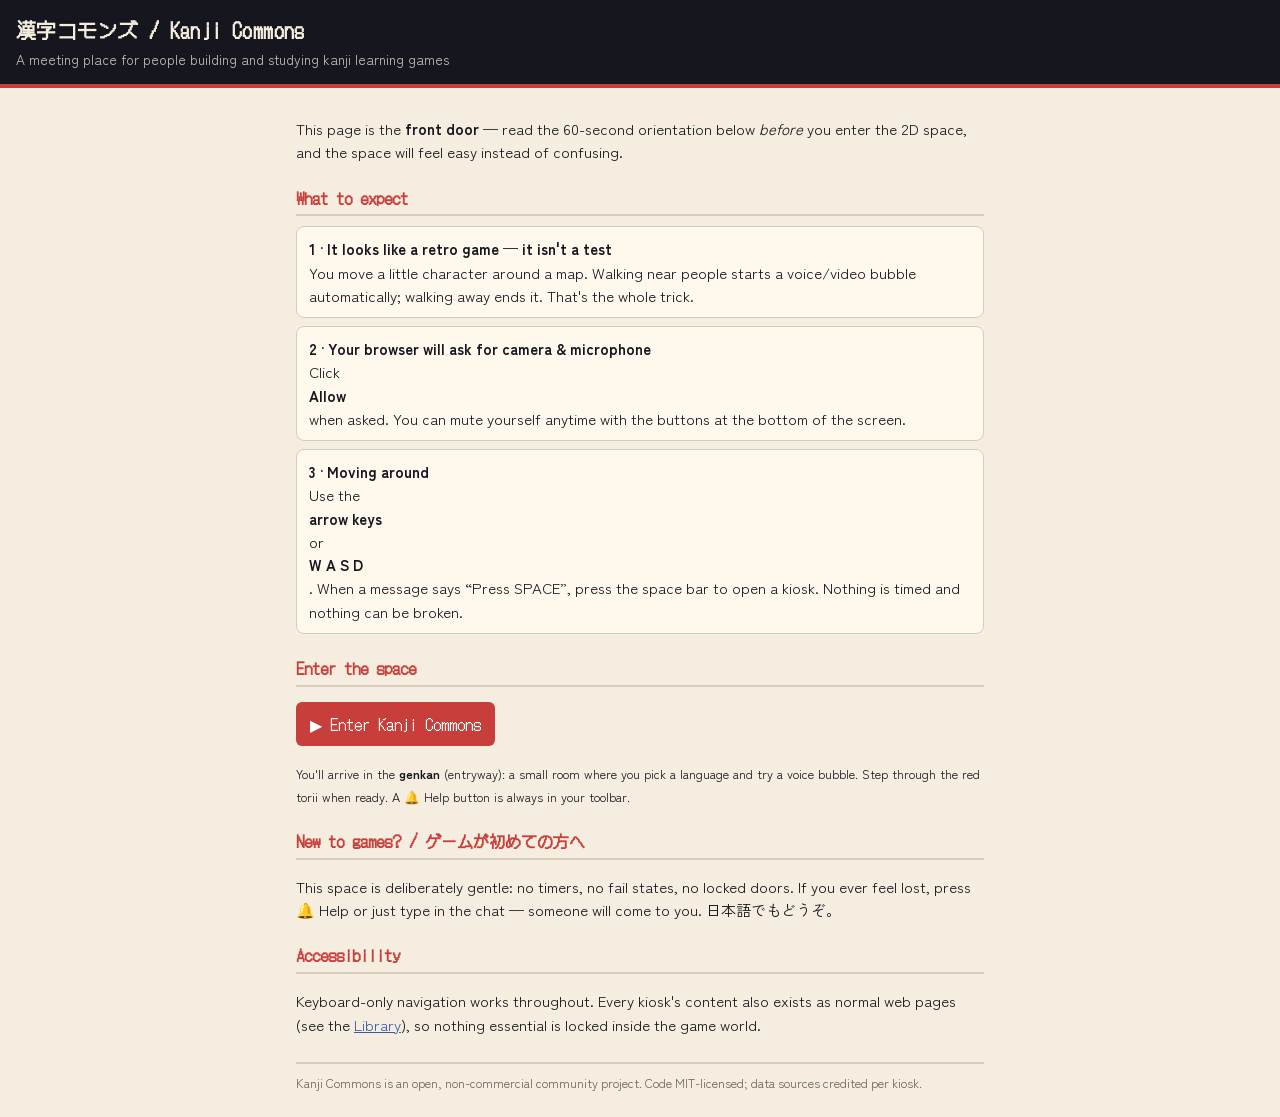
<file: web/index.html>
<!DOCTYPE html><html lang="en"><head><meta charset="utf-8">
<meta name="viewport" content="width=device-width,initial-scale=1">
<title>Kanji Commons — start here</title><link rel="stylesheet" href="style.css"></head><body>
<header class="kc"><h1>漢字コモンズ / Kanji Commons</h1>
<p>A meeting place for people building and studying kanji learning games</p></header>
<main>
<p>This page is the <b>front door</b> — read the 60-second orientation below <i>before</i> you enter the 2D space, and the space will feel easy instead of confusing.</p>
<h2>What to expect</h2>
<div class="card"><b>1 · It looks like a retro game — it isn't a test</b>
You move a little character around a map. Walking near people starts a voice/video bubble automatically; walking away ends it. That's the whole trick.</div>
<div class="card"><b>2 · Your browser will ask for camera &amp; microphone</b>
Click <b>Allow</b> when asked. You can mute yourself anytime with the buttons at the bottom of the screen.</div>
<div class="card"><b>3 · Moving around</b>
Use the <b>arrow keys</b> or <b>W A S D</b>. When a message says “Press SPACE”, press the space bar to open a kiosk. Nothing is timed and nothing can be broken.</div>
<h2>Enter the space</h2>
<p><a href="https://play.workadventu.re/_/global/DpenL.github.io/kanjiWorkAdv/maps/genkan.tmj" onclick="alert('Set PLAY_URL: replace this link with your play.workadventu.re map URL (see README).');return false"><button class="kc">▶ Enter Kanji Commons</button></a></p>
<p><small>You'll arrive in the <b>genkan</b> (entryway): a small room where you pick a language and try a voice bubble. Step through the red torii when ready. A 🔔 Help button is always in your toolbar.</small></p>
<h2>New to games? / ゲームが初めての方へ</h2>
<p>This space is deliberately gentle: no timers, no fail states, no locked doors. If you ever feel lost, press 🔔 Help or just type in the chat — someone will come to you. 日本語でもどうぞ。</p>
<h2>Accessibility</h2>
<p>Keyboard-only navigation works throughout. Every kiosk's content also exists as normal web pages (see the <a href="library.html">Library</a>), so nothing essential is locked inside the game world.</p>
<footer class="kc">Kanji Commons is an open, non-commercial community project. Code MIT-licensed; data sources credited per kiosk.</footer>
</main></body></html>
</file>
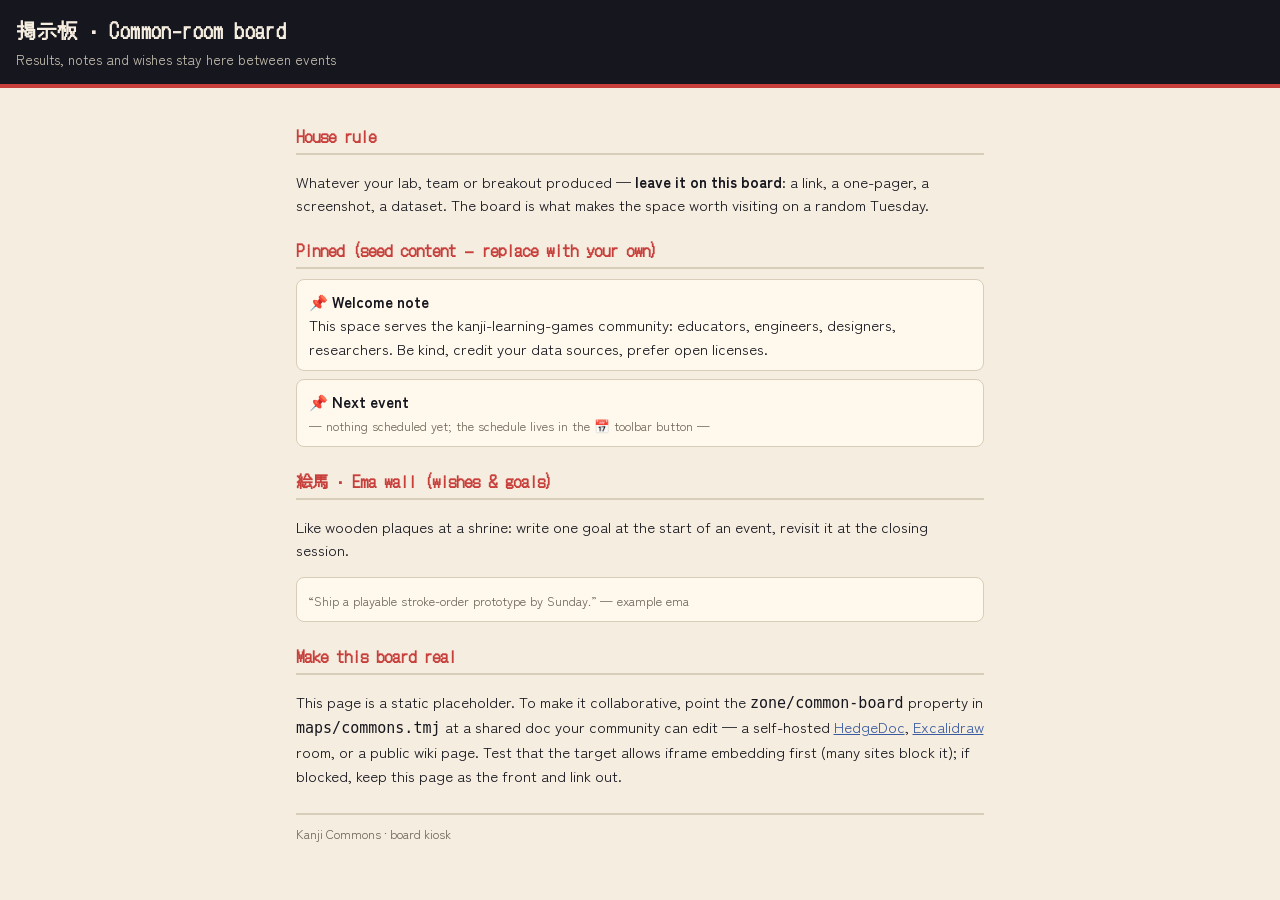
<file: web/board.html>
<!DOCTYPE html><html lang="en"><head><meta charset="utf-8">
<meta name="viewport" content="width=device-width,initial-scale=1">
<title>Common-room board</title><link rel="stylesheet" href="style.css"></head><body>
<header class="kc"><h1>掲示板 · Common-room board</h1><p>Results, notes and wishes stay here between events</p></header>
<main>
<h2>House rule</h2>
<p>Whatever your lab, team or breakout produced — <b>leave it on this board</b>: a link, a one-pager, a screenshot, a dataset. The board is what makes the space worth visiting on a random Tuesday.</p>
<h2>Pinned (seed content — replace with your own)</h2>
<div class="card"><b>📌 Welcome note</b>This space serves the kanji-learning-games community: educators, engineers, designers, researchers. Be kind, credit your data sources, prefer open licenses.</div>
<div class="card"><b>📌 Next event</b><small>— nothing scheduled yet; the schedule lives in the 📅 toolbar button —</small></div>
<h2>絵馬 · Ema wall (wishes &amp; goals)</h2>
<p>Like wooden plaques at a shrine: write one goal at the start of an event, revisit it at the closing session.</p>
<div class="card"><small>“Ship a playable stroke-order prototype by Sunday.” — example ema</small></div>
<h2>Make this board real</h2>
<p>This page is a static placeholder. To make it collaborative, point the <code>zone/common-board</code> property in <code>maps/commons.tmj</code> at a shared doc your community can edit — a self-hosted <a href="https://hedgedoc.org">HedgeDoc</a>, <a href="https://github.com/excalidraw/excalidraw">Excalidraw</a> room, or a public wiki page. Test that the target allows iframe embedding first (many sites block it); if blocked, keep this page as the front and link out.</p>
<footer class="kc">Kanji Commons · board kiosk</footer>
</main></body></html>
</file>
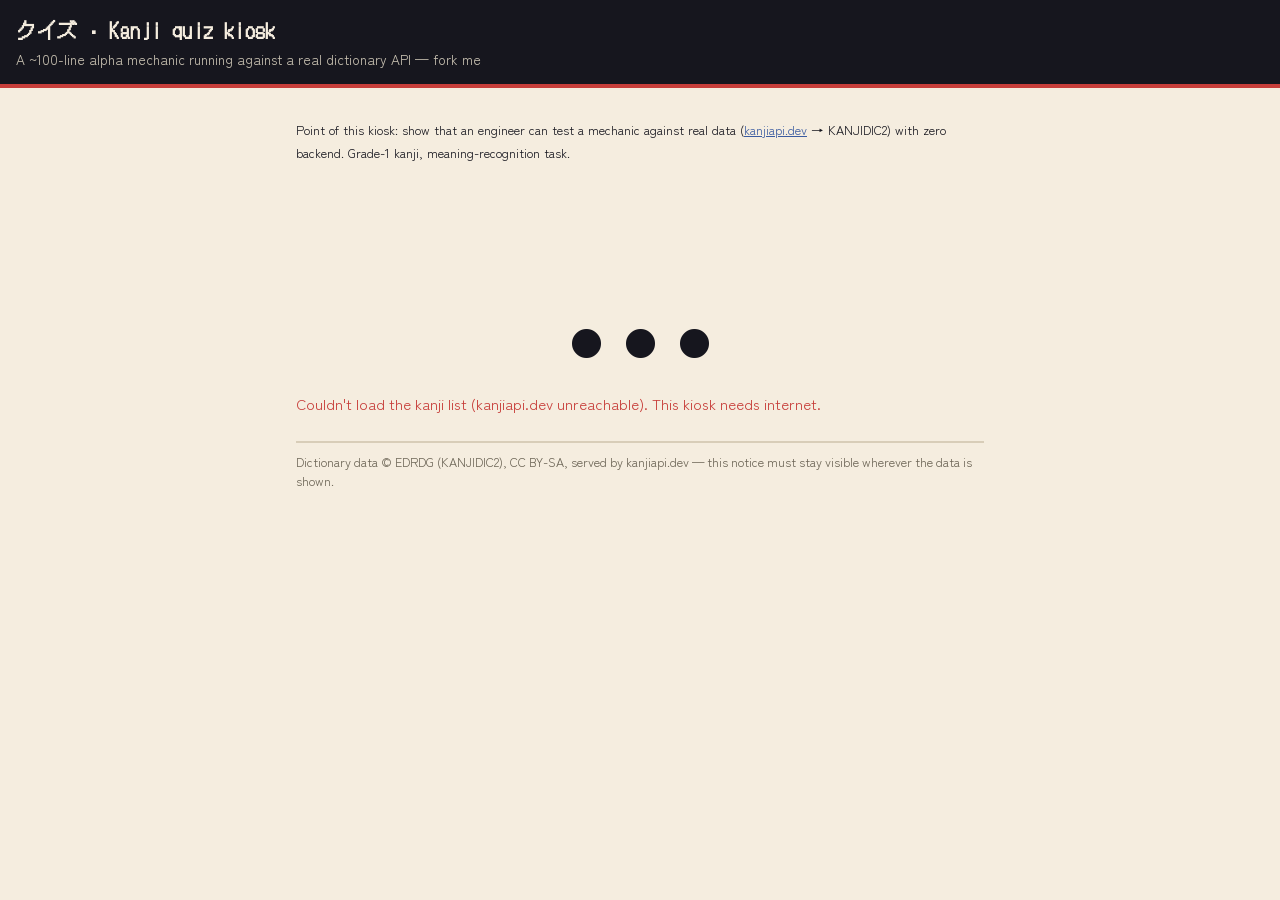
<file: web/kanji-quiz.html>
<!DOCTYPE html><html lang="en"><head><meta charset="utf-8">
<meta name="viewport" content="width=device-width,initial-scale=1">
<title>Kanji quiz — live API demo</title><link rel="stylesheet" href="style.css"></head><body>
<header class="kc"><h1>クイズ · Kanji quiz kiosk</h1><p>A ~100-line alpha mechanic running against a real dictionary API — fork me</p></header>
<main>
<p><small>Point of this kiosk: show that an engineer can test a mechanic against real data (<a href="https://kanjiapi.dev">kanjiapi.dev</a> → KANJIDIC2) with zero backend. Grade-1 kanji, meaning-recognition task.</small></p>
<div class="big" id="kanji">…</div>
<div class="grid2" id="options"></div>
<p id="status">Loading kanji list…</p>
<p><button class="kc" id="next" style="display:none">Next ▶</button>
<span id="score" style="font-family:'DotGothic16',monospace"></span></p>
<footer class="kc">Dictionary data © EDRDG (KANJIDIC2), CC BY-SA, served by kanjiapi.dev — this notice must stay visible wherever the data is shown.</footer>
</main>
<script>
var API="https://kanjiapi.dev/v1", pool=[], score=0, streak=0, locked=false;
var $=function(id){return document.getElementById(id)};
function setStatus(m,cls){var s=$("status");s.textContent=m;s.className=cls||""}
function shuffle(a){for(var i=a.length-1;i>0;i--){var j=Math.floor(Math.random()*(i+1)),t=a[i];a[i]=a[j];a[j]=t}return a}
function pick(n){var c=pool.slice();shuffle(c);return c.slice(0,n)}
function round(){
  locked=false;$("next").style.display="none";$("options").innerHTML="";$("kanji").textContent="…";
  var four=pick(4);
  Promise.all(four.map(function(k){return fetch(API+"/kanji/"+encodeURIComponent(k)).then(function(r){if(!r.ok)throw 0;return r.json()})}))
  .then(function(ds){
    var correct=ds[0];$("kanji").textContent=correct.kanji;
    setStatus("Which meaning fits? どの意味？");
    shuffle(ds).forEach(function(d){
      var b=document.createElement("button");b.className="kc";b.style.background=d===correct?"":"";
      b.textContent=(d.meanings&&d.meanings[0])||"?";
      b.onclick=function(){
        if(locked)return;locked=true;
        if(d===correct){score++;streak++;setStatus("✔ "+correct.kanji+" — "+correct.meanings.slice(0,3).join(", ")+" · kun: "+(correct.kun_readings||[]).slice(0,2).join("、")+" · on: "+(correct.on_readings||[]).slice(0,2).join("、"),"ok")}
        else{streak=0;setStatus("✘ It was “"+correct.meanings[0]+"”. This one means “"+(d.meanings&&d.meanings[0])+"”.","bad")}
        $("score").textContent="score "+score+" · streak "+streak;
        $("next").style.display="inline-block";
      };
      $("options").appendChild(b);
    });
  })
  .catch(function(){setStatus("Couldn't reach kanjiapi.dev — check your connection and reload.","bad")});
}
$("next").onclick=round;
fetch(API+"/kanji/grade-1").then(function(r){if(!r.ok)throw 0;return r.json()})
.then(function(list){pool=list;round()})
.catch(function(){setStatus("Couldn't load the kanji list (kanjiapi.dev unreachable). This kiosk needs internet.","bad")});
</script></body></html>
</file>
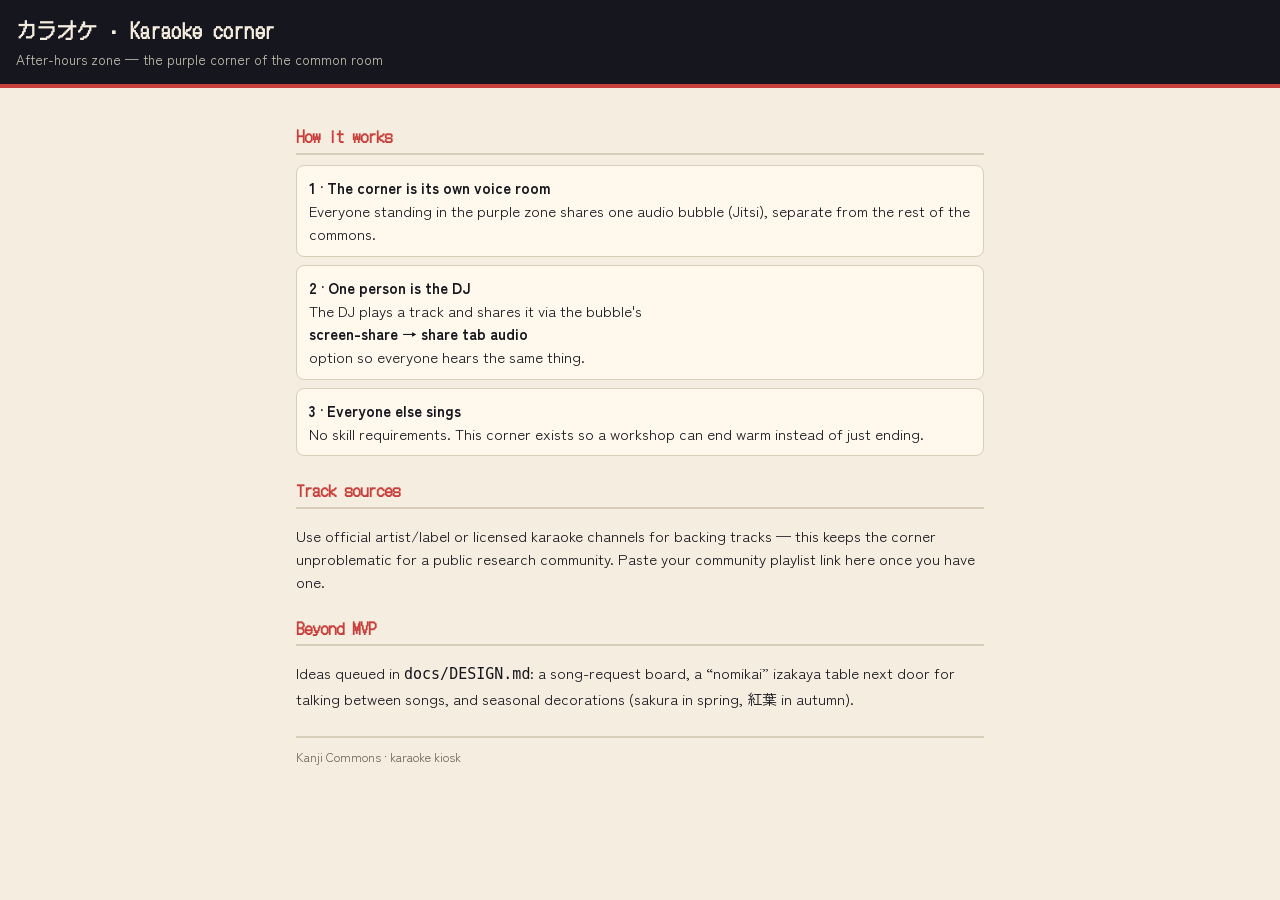
<file: web/karaoke.html>
<!DOCTYPE html><html lang="en"><head><meta charset="utf-8">
<meta name="viewport" content="width=device-width,initial-scale=1">
<title>Karaoke corner</title><link rel="stylesheet" href="style.css"></head><body>
<header class="kc"><h1>カラオケ · Karaoke corner</h1><p>After-hours zone — the purple corner of the common room</p></header>
<main>
<h2>How it works</h2>
<div class="card"><b>1 · The corner is its own voice room</b>Everyone standing in the purple zone shares one audio bubble (Jitsi), separate from the rest of the commons.</div>
<div class="card"><b>2 · One person is the DJ</b>The DJ plays a track and shares it via the bubble's <b>screen-share → share tab audio</b> option so everyone hears the same thing.</div>
<div class="card"><b>3 · Everyone else sings</b>No skill requirements. This corner exists so a workshop can end warm instead of just ending.</div>
<h2>Track sources</h2>
<p>Use official artist/label or licensed karaoke channels for backing tracks — this keeps the corner unproblematic for a public research community. Paste your community playlist link here once you have one.</p>
<h2>Beyond MVP</h2>
<p>Ideas queued in <code>docs/DESIGN.md</code>: a song-request board, a “nomikai” izakaya table next door for talking between songs, and seasonal decorations (sakura in spring, 紅葉 in autumn).</p>
<footer class="kc">Kanji Commons · karaoke kiosk</footer>
</main></body></html>
</file>
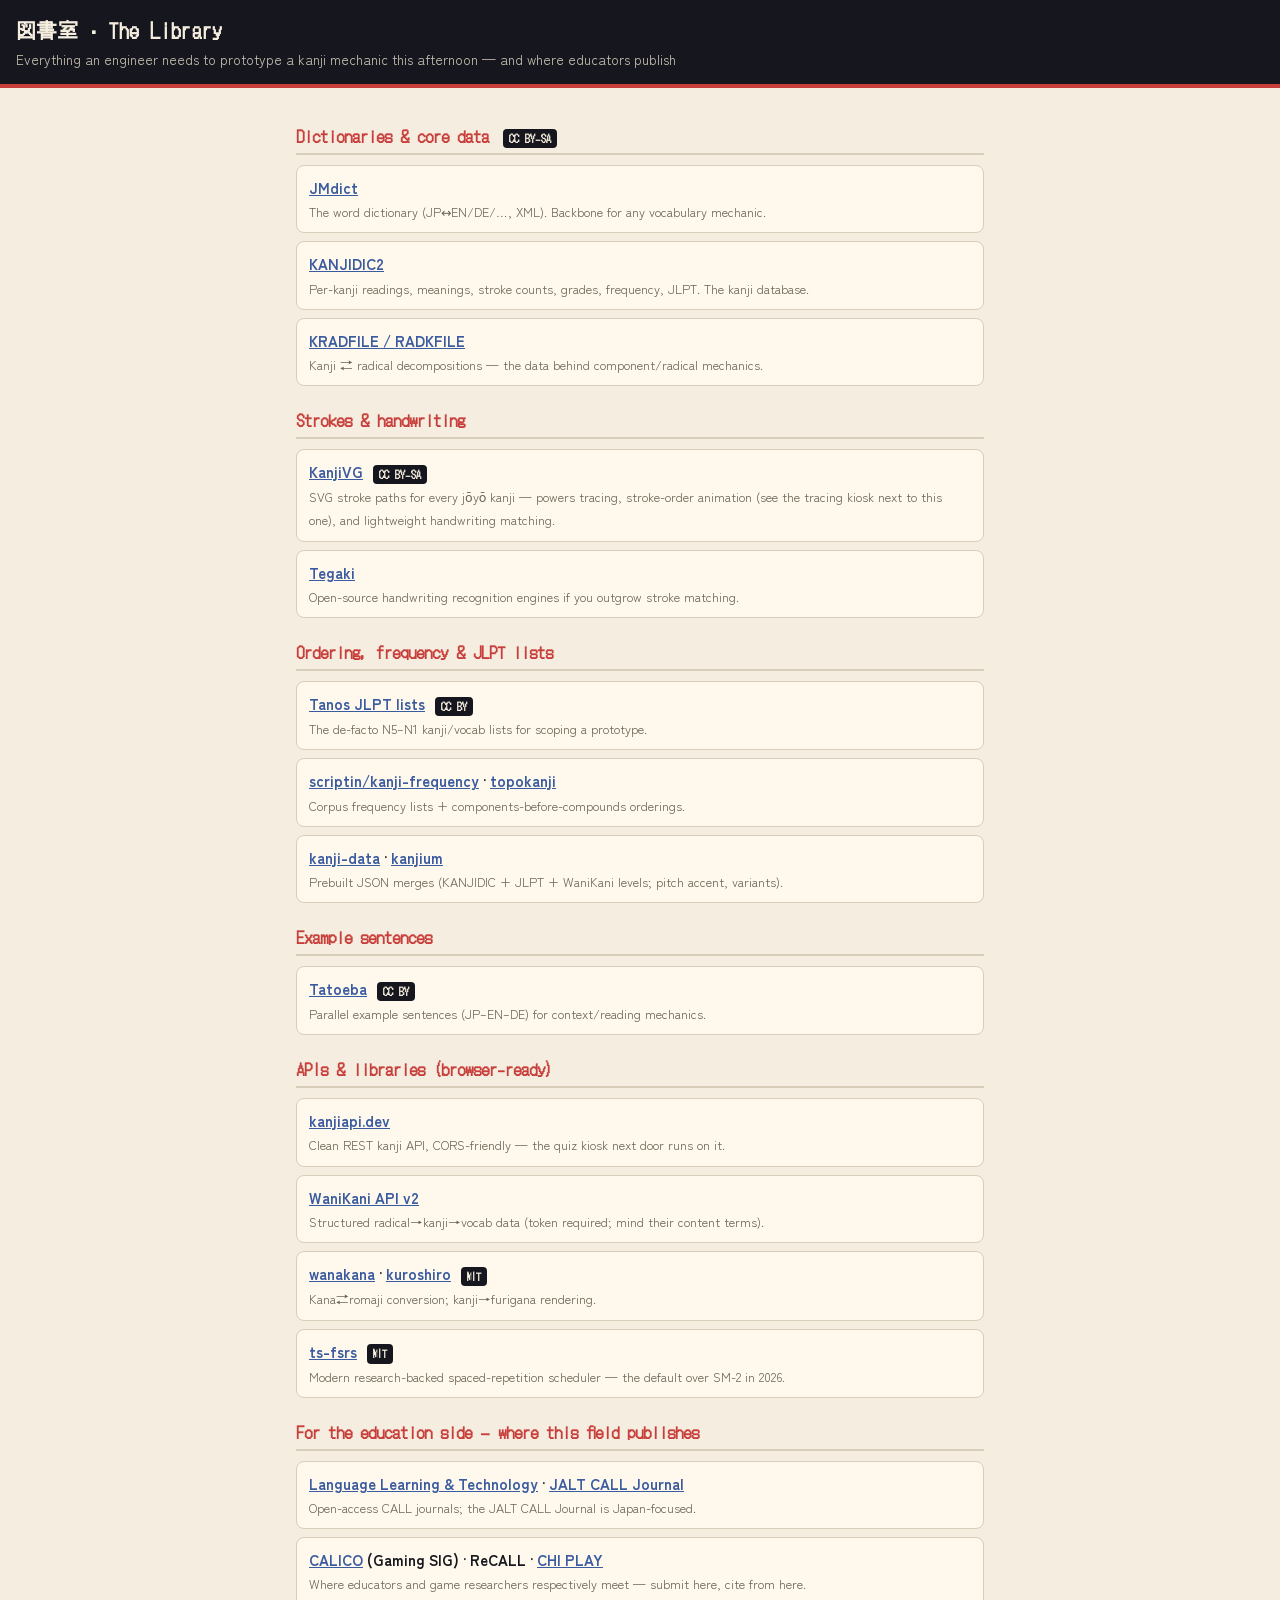
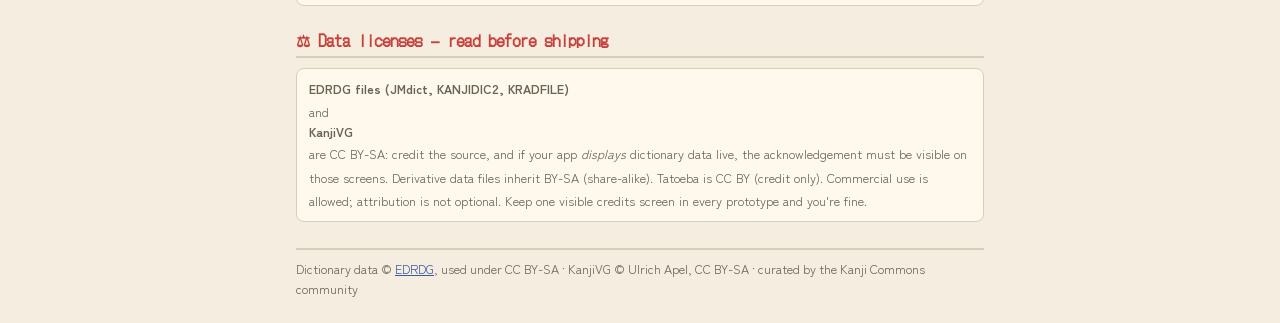
<file: web/library.html>
<!DOCTYPE html><html lang="en"><head><meta charset="utf-8">
<meta name="viewport" content="width=device-width,initial-scale=1">
<title>Library — kanji-game building blocks</title><link rel="stylesheet" href="style.css"></head><body>
<header class="kc"><h1>図書室 · The Library</h1><p>Everything an engineer needs to prototype a kanji mechanic this afternoon — and where educators publish</p></header>
<main>
<h2>Dictionaries &amp; core data <span class="tag">CC BY-SA</span></h2>
<div class="card"><b><a href="https://www.edrdg.org/jmdict/j_jmdict.html">JMdict</a></b><small>The word dictionary (JP↔EN/DE/…, XML). Backbone for any vocabulary mechanic.</small></div>
<div class="card"><b><a href="https://www.edrdg.org/wiki/index.php/KANJIDIC_Project">KANJIDIC2</a></b><small>Per-kanji readings, meanings, stroke counts, grades, frequency, JLPT. The kanji database.</small></div>
<div class="card"><b><a href="https://www.edrdg.org/krad/kradinf.html">KRADFILE / RADKFILE</a></b><small>Kanji ⇄ radical decompositions — the data behind component/radical mechanics.</small></div>
<h2>Strokes &amp; handwriting</h2>
<div class="card"><b><a href="https://kanjivg.tagaini.net/">KanjiVG</a> <span class="tag">CC BY-SA</span></b><small>SVG stroke paths for every jōyō kanji — powers tracing, stroke-order animation (see the tracing kiosk next to this one), and lightweight handwriting matching.</small></div>
<div class="card"><b><a href="https://github.com/tegaki/tegaki">Tegaki</a></b><small>Open-source handwriting recognition engines if you outgrow stroke matching.</small></div>
<h2>Ordering, frequency &amp; JLPT lists</h2>
<div class="card"><b><a href="https://www.tanos.co.uk/jlpt/">Tanos JLPT lists</a> <span class="tag">CC BY</span></b><small>The de-facto N5–N1 kanji/vocab lists for scoping a prototype.</small></div>
<div class="card"><b><a href="https://github.com/scriptin/kanji-frequency">scriptin/kanji-frequency</a> · <a href="https://github.com/scriptin/topokanji">topokanji</a></b><small>Corpus frequency lists + components-before-compounds orderings.</small></div>
<div class="card"><b><a href="https://github.com/davidluzgouveia/kanji-data">kanji-data</a> · <a href="https://github.com/mifunetoshiro/kanjium">kanjium</a></b><small>Prebuilt JSON merges (KANJIDIC + JLPT + WaniKani levels; pitch accent, variants).</small></div>
<h2>Example sentences</h2>
<div class="card"><b><a href="https://tatoeba.org">Tatoeba</a> <span class="tag">CC BY</span></b><small>Parallel example sentences (JP–EN–DE) for context/reading mechanics.</small></div>
<h2>APIs &amp; libraries (browser-ready)</h2>
<div class="card"><b><a href="https://kanjiapi.dev">kanjiapi.dev</a></b><small>Clean REST kanji API, CORS-friendly — the quiz kiosk next door runs on it.</small></div>
<div class="card"><b><a href="https://docs.api.wanikani.com/">WaniKani API v2</a></b><small>Structured radical→kanji→vocab data (token required; mind their content terms).</small></div>
<div class="card"><b><a href="https://github.com/WaniKani/WanaKana">wanakana</a> · <a href="https://github.com/hexenq/kuroshiro">kuroshiro</a> <span class="tag">MIT</span></b><small>Kana⇄romaji conversion; kanji→furigana rendering.</small></div>
<div class="card"><b><a href="https://github.com/open-spaced-repetition/ts-fsrs">ts-fsrs</a> <span class="tag">MIT</span></b><small>Modern research-backed spaced-repetition scheduler — the default over SM-2 in 2026.</small></div>
<h2>For the education side — where this field publishes</h2>
<div class="card"><b><a href="https://www.lltjournal.org/">Language Learning &amp; Technology</a> · <a href="https://journal.jaltcall.org/">JALT CALL Journal</a></b><small>Open-access CALL journals; the JALT CALL Journal is Japan-focused.</small></div>
<div class="card"><b><a href="https://calico.org/">CALICO</a> (Gaming SIG) · ReCALL · <a href="https://chiplay.acm.org/">CHI PLAY</a></b><small>Where educators and game researchers respectively meet — submit here, cite from here.</small></div>
<h2>⚖ Data licenses — read before shipping</h2>
<div class="card"><small><b>EDRDG files (JMdict, KANJIDIC2, KRADFILE)</b> and <b>KanjiVG</b> are CC BY-SA: credit the source, and if your app <i>displays</i> dictionary data live, the acknowledgement must be visible on those screens. Derivative data files inherit BY-SA (share-alike). Tatoeba is CC BY (credit only). Commercial use is allowed; attribution is not optional. Keep one visible credits screen in every prototype and you're fine.</small></div>
<footer class="kc">Dictionary data © <a href="https://www.edrdg.org">EDRDG</a>, used under CC BY-SA · KanjiVG © Ulrich Apel, CC BY-SA · curated by the Kanji Commons community</footer>
</main></body></html>
</file>
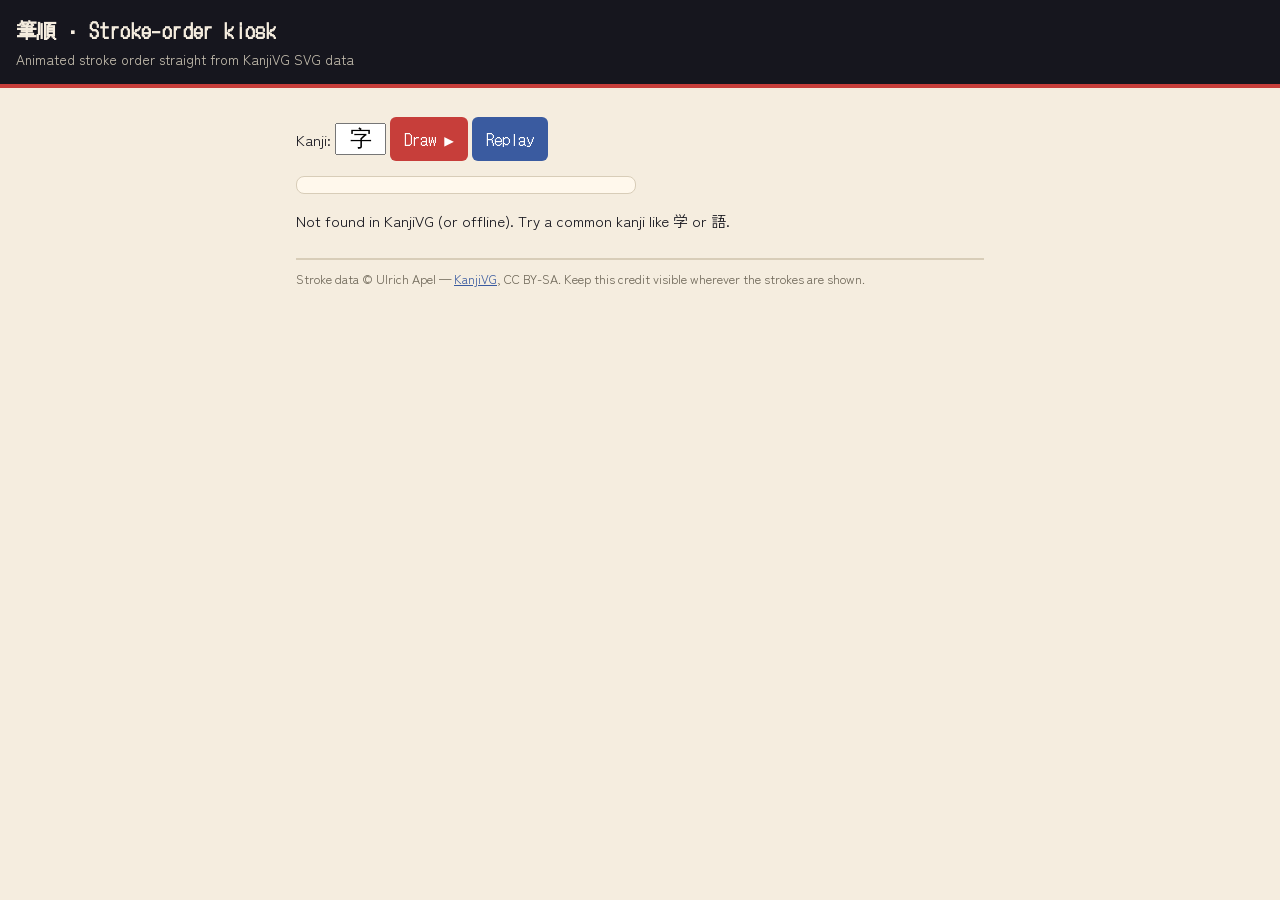
<file: web/tracing.html>
<!DOCTYPE html><html lang="en"><head><meta charset="utf-8">
<meta name="viewport" content="width=device-width,initial-scale=1">
<title>Stroke-order kiosk — KanjiVG</title><link rel="stylesheet" href="style.css"></head><body>
<header class="kc"><h1>筆順 · Stroke-order kiosk</h1><p>Animated stroke order straight from KanjiVG SVG data</p></header>
<main>
<p><label>Kanji: <input id="in" value="字" maxlength="2" style="font-size:1.4rem;width:3.2rem;text-align:center"></label>
<button class="kc" id="go">Draw ▶</button> <button class="kc" id="again" style="background:#3A5BA0">Replay</button></p>
<div id="stage" style="background:#FFF8EC;border:1px solid #D8CDB8;border-radius:8px;max-width:340px;padding:8px"></div>
<p id="status"><small>Fetches the SVG for the character live from the KanjiVG repository and animates each stroke in order — the same data your game can use for tracing or handwriting scoring.</small></p>
<footer class="kc">Stroke data © Ulrich Apel — <a href="https://kanjivg.tagaini.net/">KanjiVG</a>, CC BY-SA. Keep this credit visible wherever the strokes are shown.</footer>
</main>
<script>
var $=function(id){return document.getElementById(id)};
function load(ch){
  var cp=ch.codePointAt(0).toString(16).padStart(5,"0");
  var url="https://raw.githubusercontent.com/KanjiVG/kanjivg/master/kanji/"+cp+".svg";
  $("status").textContent="Loading "+ch+" …";
  fetch(url).then(function(r){if(!r.ok)throw 0;return r.text()})
  .then(function(svg){
    $("stage").innerHTML=svg;
    var el=$("stage").querySelector("svg");
    el.removeAttribute("width");el.removeAttribute("height");el.style.width="100%";
    var nums=el.querySelector('[id*="StrokeNumbers"]');if(nums)nums.style.display="none";
    animate(el);$("status").textContent=ch+" — "+el.querySelectorAll("path").length+" strokes";
  })
  .catch(function(){$("status").textContent="Not found in KanjiVG (or offline). Try a common kanji like 学 or 語.";});
}
function animate(el){
  var paths=[].slice.call(el.querySelectorAll("path"));
  paths.forEach(function(p){p.style.stroke="#16161E";p.style.strokeWidth="3.5";p.style.fill="none";
    var L=p.getTotalLength();p.style.strokeDasharray=L;p.style.strokeDashoffset=L;p.style.transition="none"});
  var reduce=window.matchMedia&&window.matchMedia("(prefers-reduced-motion: reduce)").matches;
  paths.forEach(function(p,i){
    if(reduce){p.style.strokeDashoffset=0;return}
    setTimeout(function(){p.style.transition="stroke-dashoffset .6s ease";p.style.strokeDashoffset=0},350*i+150);
  });
}
$("go").onclick=function(){var v=$("in").value.trim();if(v)load(v)};
$("again").onclick=function(){var el=$("stage").querySelector("svg");if(el)animate(el)};
load("字");
</script></body></html>
</file>
<file: web/style.css>
/* Kanji Commons kiosk pages — shared look: ink, washi paper, vermilion.
   Designed for the narrow WorkAdventure co-website iframe. */
@import url('https://fonts.googleapis.com/css2?family=DotGothic16&family=Zen+Kaku+Gothic+New:wght@400;700&display=swap');
:root{
  --ink:#16161E; --paper:#F5EDDF; --panel:#FFF8EC; --shu:#C73E3A;
  --ai:#3A5BA0; --matcha:#6F8F4F; --line:#D8CDB8; --dim:#6B6455;
}
*{box-sizing:border-box}
body{margin:0;background:var(--paper);color:var(--ink);
  font-family:'Zen Kaku Gothic New',system-ui,sans-serif;font-size:15px;line-height:1.55}
header.kc{background:var(--ink);color:var(--paper);padding:14px 16px;border-bottom:4px solid var(--shu)}
header.kc h1{margin:0;font-family:'DotGothic16',monospace;font-size:1.25rem;letter-spacing:.02em}
header.kc p{margin:.25rem 0 0;color:#C9C2B2;font-size:.85rem}
main{padding:14px 16px;max-width:720px;margin:0 auto}
h2{font-family:'DotGothic16',monospace;font-size:1rem;color:var(--shu);
  border-bottom:2px solid var(--line);padding-bottom:4px;margin:22px 0 10px}
a{color:var(--ai)}
.card{background:var(--panel);border:1px solid var(--line);border-radius:8px;padding:10px 12px;margin:8px 0}
.card b{display:block}
.card small{color:var(--dim)}
.tag{display:inline-block;font-family:'DotGothic16',monospace;font-size:.7rem;background:var(--ink);
  color:var(--paper);border-radius:4px;padding:1px 6px;margin-left:6px;vertical-align:middle}
button.kc{font-family:'DotGothic16',monospace;font-size:1rem;background:var(--shu);color:#fff;
  border:0;border-radius:6px;padding:10px 14px;cursor:pointer}
button.kc:hover{filter:brightness(1.08)}
button.kc:focus-visible,a:focus-visible{outline:3px solid var(--ai);outline-offset:2px}
footer.kc{margin:26px 0 10px;padding-top:10px;border-top:2px solid var(--line);
  color:var(--dim);font-size:.78rem}
.big{font-size:min(38vw,190px);line-height:1;text-align:center;font-weight:700;margin:8px 0}
.grid2{display:grid;grid-template-columns:1fr 1fr;gap:8px}
@media(max-width:430px){.grid2{grid-template-columns:1fr}}
.ok{color:var(--matcha)} .bad{color:var(--shu)}
@media(prefers-reduced-motion:reduce){*{transition:none!important;animation:none!important}}
</file>
